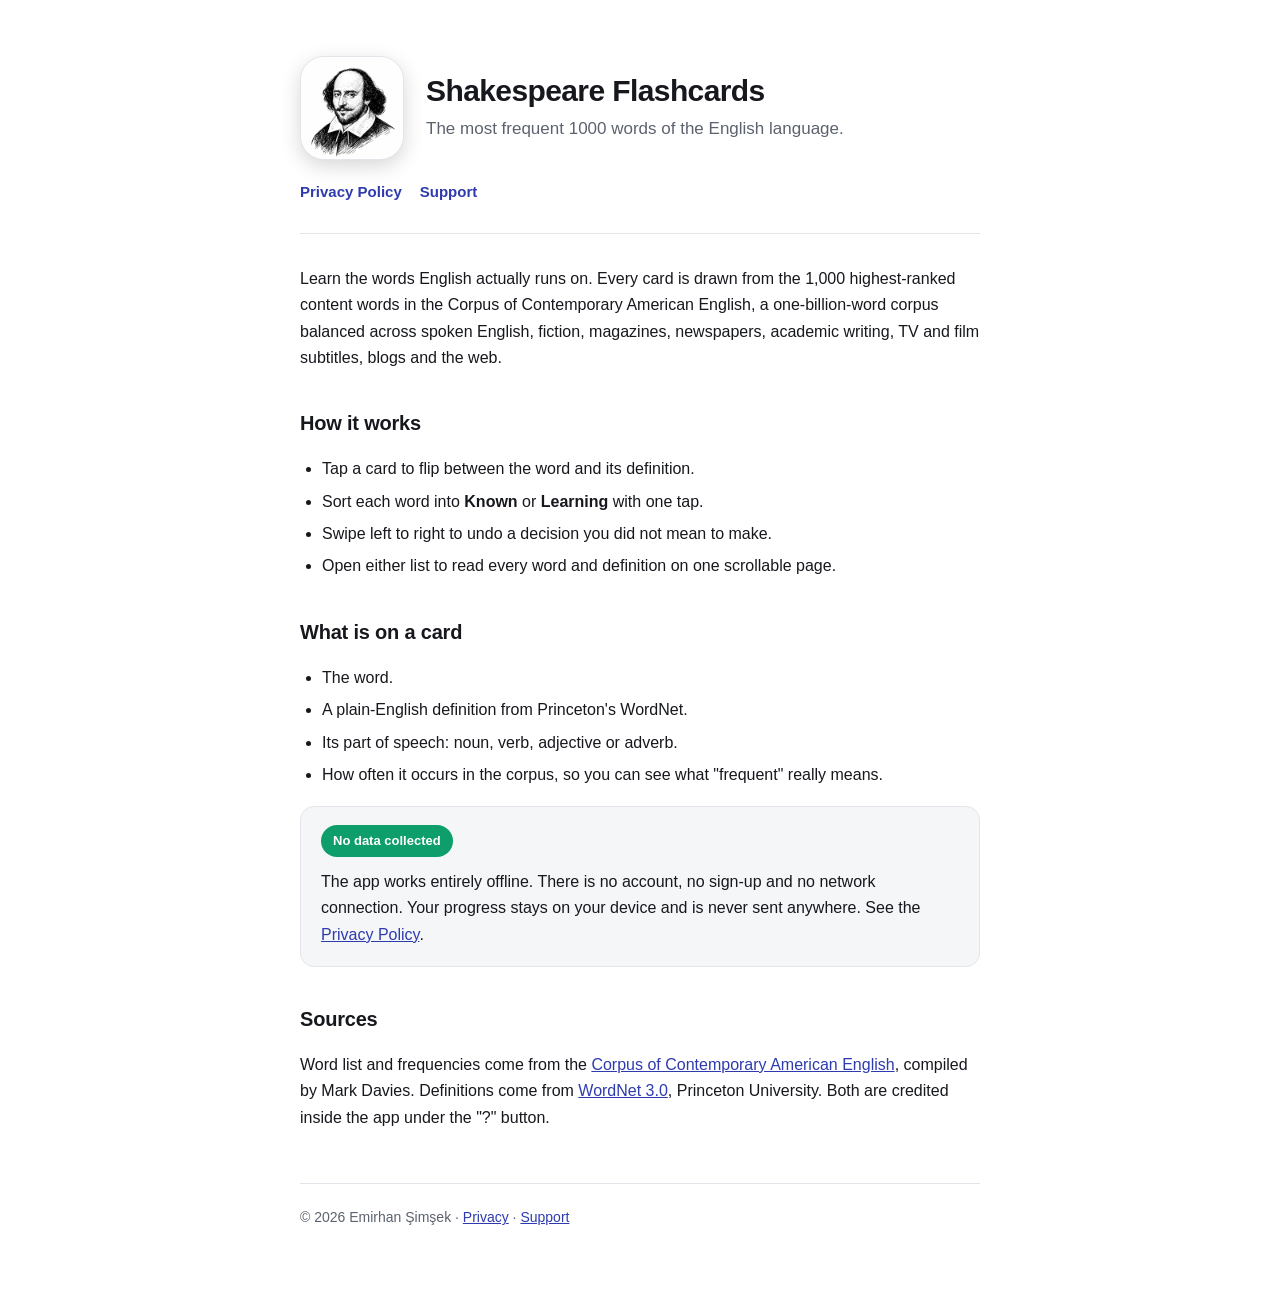
<file: index.html>
<!DOCTYPE html>
<html lang="en">
<head>
<meta charset="utf-8">
<meta name="viewport" content="width=device-width, initial-scale=1">
<title>Shakespeare Flashcards</title>
<meta name="description" content="Shakespeare Flashcards - the most frequent 1000 words of the English language.">
<link rel="icon" href="apple-touch-icon.png">
<link rel="apple-touch-icon" href="apple-touch-icon.png">
<link rel="stylesheet" href="style.css">
</head>
<body>
<div class="wrap">

<header>
  <div class="hero">
    <img class="app-icon" src="icon.png"
         alt="Shakespeare Flashcards app icon: an engraved portrait of William Shakespeare">
    <div class="hero-text">
      <h1>Shakespeare Flashcards</h1>
      <p class="tagline">The most frequent 1000 words of the English language.</p>
    </div>
  </div>
  <nav>
    <a href="privacy.html">Privacy Policy</a>
    <a href="support.html">Support</a>
  </nav>
</header>

<p>Learn the words English actually runs on. Every card is drawn from the 1,000
highest-ranked content words in the Corpus of Contemporary American English, a
one-billion-word corpus balanced across spoken English, fiction, magazines,
newspapers, academic writing, TV and film subtitles, blogs and the web.</p>

<h2>How it works</h2>
<ul>
  <li>Tap a card to flip between the word and its definition.</li>
  <li>Sort each word into <strong>Known</strong> or <strong>Learning</strong> with one tap.</li>
  <li>Swipe left to right to undo a decision you did not mean to make.</li>
  <li>Open either list to read every word and definition on one scrollable page.</li>
</ul>

<h2>What is on a card</h2>
<ul>
  <li>The word.</li>
  <li>A plain-English definition from Princeton's WordNet.</li>
  <li>Its part of speech: noun, verb, adjective or adverb.</li>
  <li>How often it occurs in the corpus, so you can see what "frequent" really means.</li>
</ul>

<div class="card">
  <span class="badge">No data collected</span>
  <p style="margin:0">The app works entirely offline. There is no account, no
  sign-up and no network connection. Your progress stays on your device and is
  never sent anywhere. See the <a href="privacy.html">Privacy Policy</a>.</p>
</div>

<h2>Sources</h2>
<p>Word list and frequencies come from the
<a href="https://www.wordfrequency.info">Corpus of Contemporary American English</a>,
compiled by Mark Davies. Definitions come from
<a href="https://wordnet.princeton.edu">WordNet 3.0</a>, Princeton University.
Both are credited inside the app under the "?" button.</p>

<footer>
  &copy; 2026 Emirhan &#350;im&#351;ek &middot;
  <a href="privacy.html">Privacy</a> &middot;
  <a href="support.html">Support</a>
</footer>

</div>
</body>
</html>
</file>
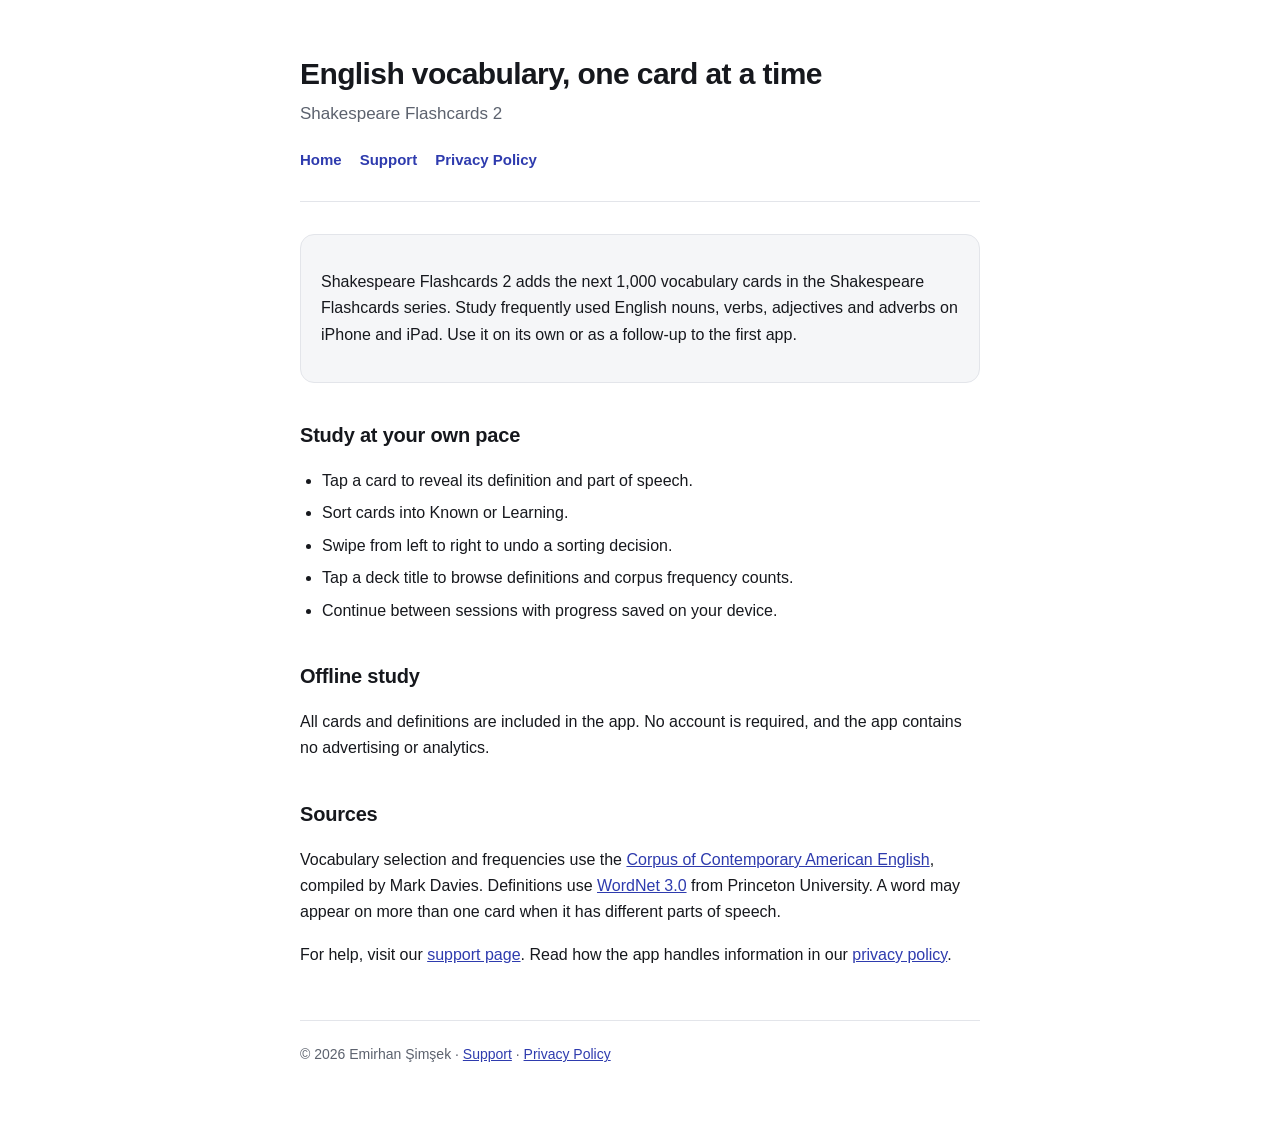
<file: flashcards2/index.html>
<!DOCTYPE html>
<html lang="en">
<head>
<meta charset="utf-8">
<meta name="viewport" content="width=device-width, initial-scale=1">
<title>English vocabulary, one card at a time - Shakespeare Flashcards 2</title>
<meta name="description" content="Study the next 1,000 English vocabulary cards with Shakespeare Flashcards 2. Study offline, reveal definitions, and organize words into Known and Learning.">
<link rel="icon" href="../apple-touch-icon.png">
<link rel="stylesheet" href="../style.css">
</head>
<body><main class="wrap">
<header><h1>English vocabulary, one card at a time</h1><p class="tagline">Shakespeare Flashcards 2</p>
<nav aria-label="Main navigation"><a href="index.html">Home</a><a href="support.html">Support</a><a href="privacy.html">Privacy Policy</a></nav></header>
<div class="card"><p>Shakespeare Flashcards 2 adds the next 1,000 vocabulary cards in the Shakespeare Flashcards series. Study frequently used English nouns, verbs, adjectives and adverbs on iPhone and iPad. Use it on its own or as a follow-up to the first app.</p></div>
<h2>Study at your own pace</h2><ul><li>Tap a card to reveal its definition and part of speech.</li><li>Sort cards into Known or Learning.</li><li>Swipe from left to right to undo a sorting decision.</li><li>Tap a deck title to browse definitions and corpus frequency counts.</li><li>Continue between sessions with progress saved on your device.</li></ul>
<h2>Offline study</h2><p>All cards and definitions are included in the app. No account is required, and the app contains no advertising or analytics.</p>
<h2>Sources</h2><p>Vocabulary selection and frequencies use the <a href="https://www.wordfrequency.info">Corpus of Contemporary American English</a>, compiled by Mark Davies. Definitions use <a href="https://wordnet.princeton.edu">WordNet 3.0</a> from Princeton University. A word may appear on more than one card when it has different parts of speech.</p>
<p>For help, visit our <a href="support.html">support page</a>. Read how the app handles information in our <a href="privacy.html">privacy policy</a>.</p>
<footer>&copy; 2026 Emirhan Şimşek &middot; <a href="support.html">Support</a> &middot; <a href="privacy.html">Privacy Policy</a></footer>
</main></body></html>
</file>
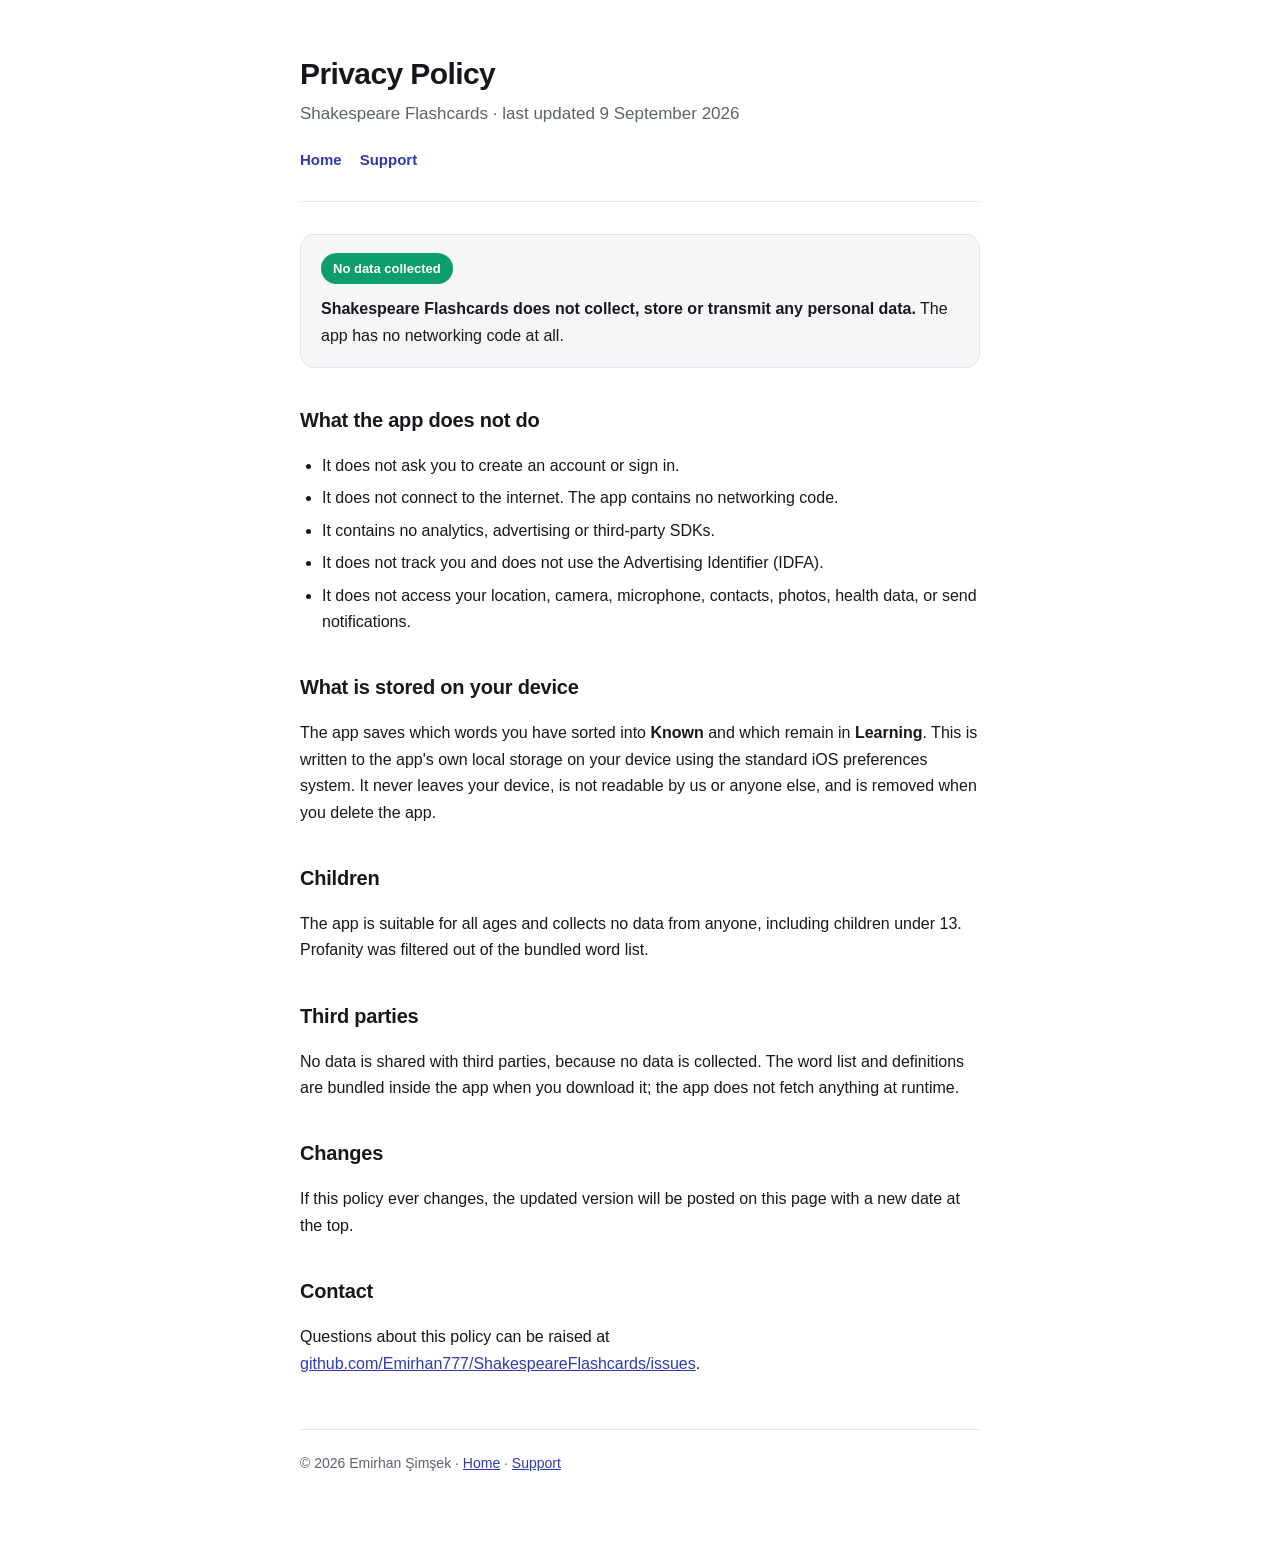
<file: privacy.html>
<!DOCTYPE html>
<html lang="en">
<head>
<meta charset="utf-8">
<meta name="viewport" content="width=device-width, initial-scale=1">
<title>Privacy Policy - Shakespeare Flashcards</title>
<meta name="description" content="Privacy policy for Shakespeare Flashcards. No data is collected.">
<link rel="icon" href="apple-touch-icon.png">
<link rel="stylesheet" href="style.css">
</head>
<body>
<div class="wrap">

<header>
  <h1>Privacy Policy</h1>
  <p class="tagline">Shakespeare Flashcards &middot; last updated 9 September 2026</p>
  <nav>
    <a href="index.html">Home</a>
    <a href="support.html">Support</a>
  </nav>
</header>

<div class="card">
  <span class="badge">No data collected</span>
  <p style="margin:0"><strong>Shakespeare Flashcards does not collect, store or
  transmit any personal data.</strong> The app has no networking code at all.</p>
</div>

<h2>What the app does not do</h2>
<ul>
  <li>It does not ask you to create an account or sign in.</li>
  <li>It does not connect to the internet. The app contains no networking code.</li>
  <li>It contains no analytics, advertising or third-party SDKs.</li>
  <li>It does not track you and does not use the Advertising Identifier (IDFA).</li>
  <li>It does not access your location, camera, microphone, contacts, photos,
      health data, or send notifications.</li>
</ul>

<h2>What is stored on your device</h2>
<p>The app saves which words you have sorted into <strong>Known</strong> and
which remain in <strong>Learning</strong>. This is written to the app's own
local storage on your device using the standard iOS preferences system. It
never leaves your device, is not readable by us or anyone else, and is removed
when you delete the app.</p>

<h2>Children</h2>
<p>The app is suitable for all ages and collects no data from anyone, including
children under 13. Profanity was filtered out of the bundled word list.</p>

<h2>Third parties</h2>
<p>No data is shared with third parties, because no data is collected. The word
list and definitions are bundled inside the app when you download it; the app
does not fetch anything at runtime.</p>

<h2>Changes</h2>
<p>If this policy ever changes, the updated version will be posted on this page
with a new date at the top.</p>

<h2>Contact</h2>
<p>Questions about this policy can be raised at
<a href="https://github.com/Emirhan777/ShakespeareFlashcards/issues">github.com/Emirhan777/ShakespeareFlashcards/issues</a>.</p>

<footer>
  &copy; 2026 Emirhan &#350;im&#351;ek &middot;
  <a href="index.html">Home</a> &middot;
  <a href="support.html">Support</a>
</footer>

</div>
</body>
</html>
</file>
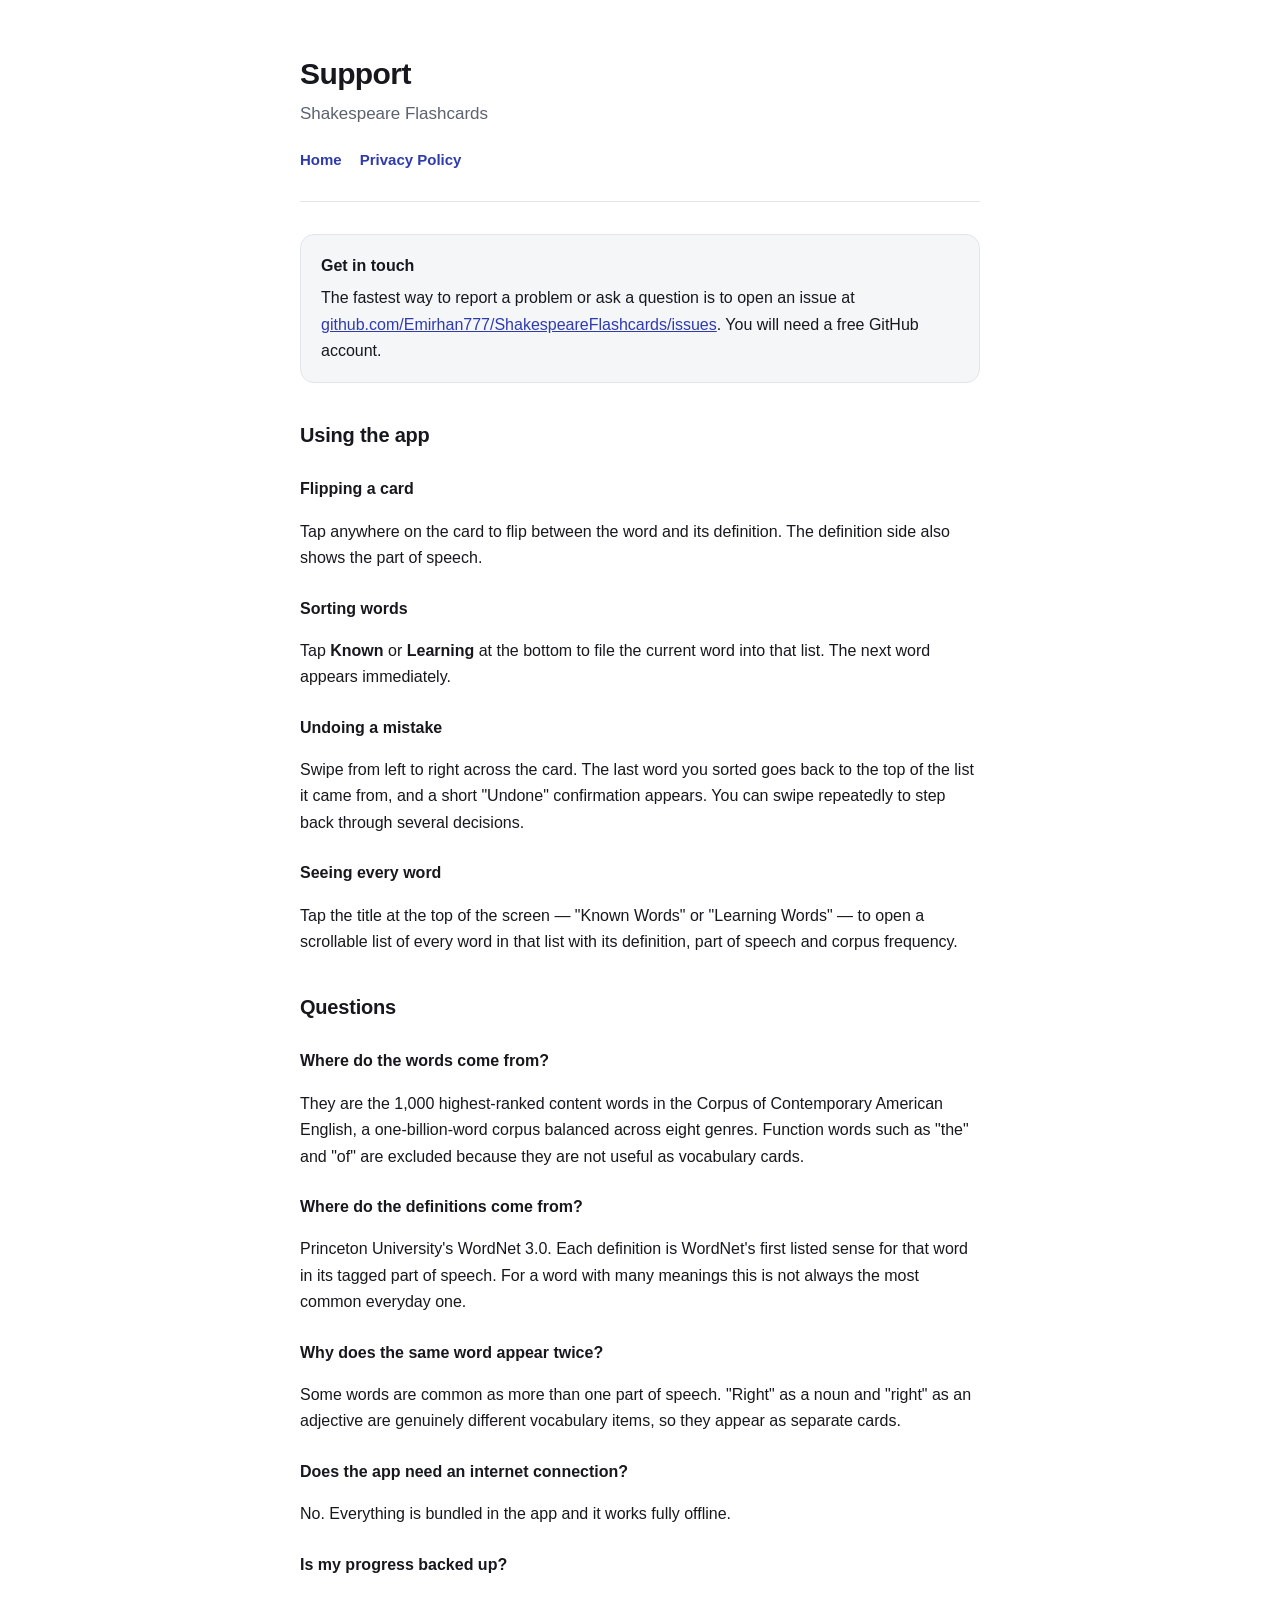
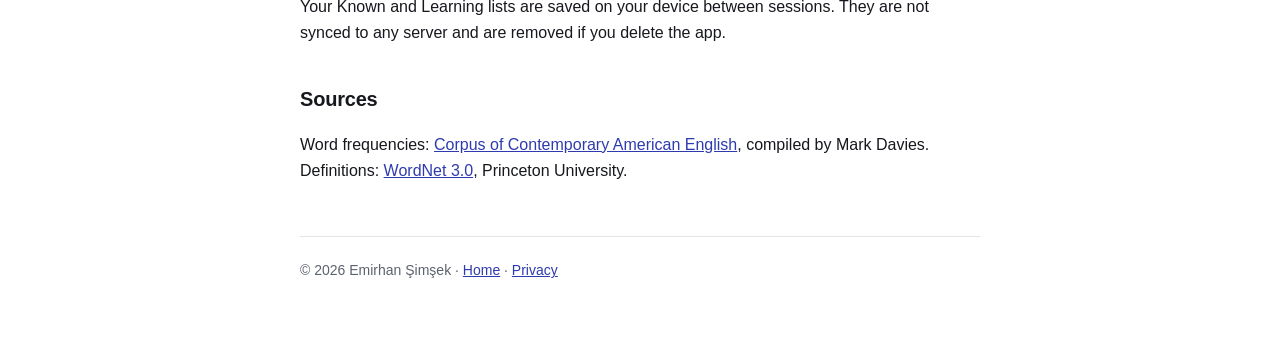
<file: support.html>
<!DOCTYPE html>
<html lang="en">
<head>
<meta charset="utf-8">
<meta name="viewport" content="width=device-width, initial-scale=1">
<title>Support - Shakespeare Flashcards</title>
<meta name="description" content="Support and help for Shakespeare Flashcards.">
<link rel="icon" href="apple-touch-icon.png">
<link rel="stylesheet" href="style.css">
</head>
<body>
<div class="wrap">

<header>
  <h1>Support</h1>
  <p class="tagline">Shakespeare Flashcards</p>
  <nav>
    <a href="index.html">Home</a>
    <a href="privacy.html">Privacy Policy</a>
  </nav>
</header>

<div class="card">
  <h3 style="margin-top:0">Get in touch</h3>
  <p style="margin:0">The fastest way to report a problem or ask a question is
  to open an issue at
  <a href="https://github.com/Emirhan777/ShakespeareFlashcards/issues">github.com/Emirhan777/ShakespeareFlashcards/issues</a>.
  You will need a free GitHub account.</p>
</div>

<h2>Using the app</h2>

<h3>Flipping a card</h3>
<p>Tap anywhere on the card to flip between the word and its definition. The
definition side also shows the part of speech.</p>

<h3>Sorting words</h3>
<p>Tap <strong>Known</strong> or <strong>Learning</strong> at the bottom to file
the current word into that list. The next word appears immediately.</p>

<h3>Undoing a mistake</h3>
<p>Swipe from left to right across the card. The last word you sorted goes back
to the top of the list it came from, and a short "Undone" confirmation appears.
You can swipe repeatedly to step back through several decisions.</p>

<h3>Seeing every word</h3>
<p>Tap the title at the top of the screen &mdash; "Known Words" or "Learning
Words" &mdash; to open a scrollable list of every word in that list with its
definition, part of speech and corpus frequency.</p>

<h2>Questions</h2>

<h3>Where do the words come from?</h3>
<p>They are the 1,000 highest-ranked content words in the Corpus of Contemporary
American English, a one-billion-word corpus balanced across eight genres.
Function words such as "the" and "of" are excluded because they are not useful
as vocabulary cards.</p>

<h3>Where do the definitions come from?</h3>
<p>Princeton University's WordNet 3.0. Each definition is WordNet's first listed
sense for that word in its tagged part of speech. For a word with many meanings
this is not always the most common everyday one.</p>

<h3>Why does the same word appear twice?</h3>
<p>Some words are common as more than one part of speech. "Right" as a noun and
"right" as an adjective are genuinely different vocabulary items, so they appear
as separate cards.</p>

<h3>Does the app need an internet connection?</h3>
<p>No. Everything is bundled in the app and it works fully offline.</p>

<h3>Is my progress backed up?</h3>
<p>Your Known and Learning lists are saved on your device between sessions. They
are not synced to any server and are removed if you delete the app.</p>

<h2>Sources</h2>
<p>Word frequencies:
<a href="https://www.wordfrequency.info">Corpus of Contemporary American English</a>,
compiled by Mark Davies.<br>
Definitions: <a href="https://wordnet.princeton.edu">WordNet 3.0</a>,
Princeton University.</p>

<footer>
  &copy; 2026 Emirhan &#350;im&#351;ek &middot;
  <a href="index.html">Home</a> &middot;
  <a href="privacy.html">Privacy</a>
</footer>

</div>
</body>
</html>
</file>
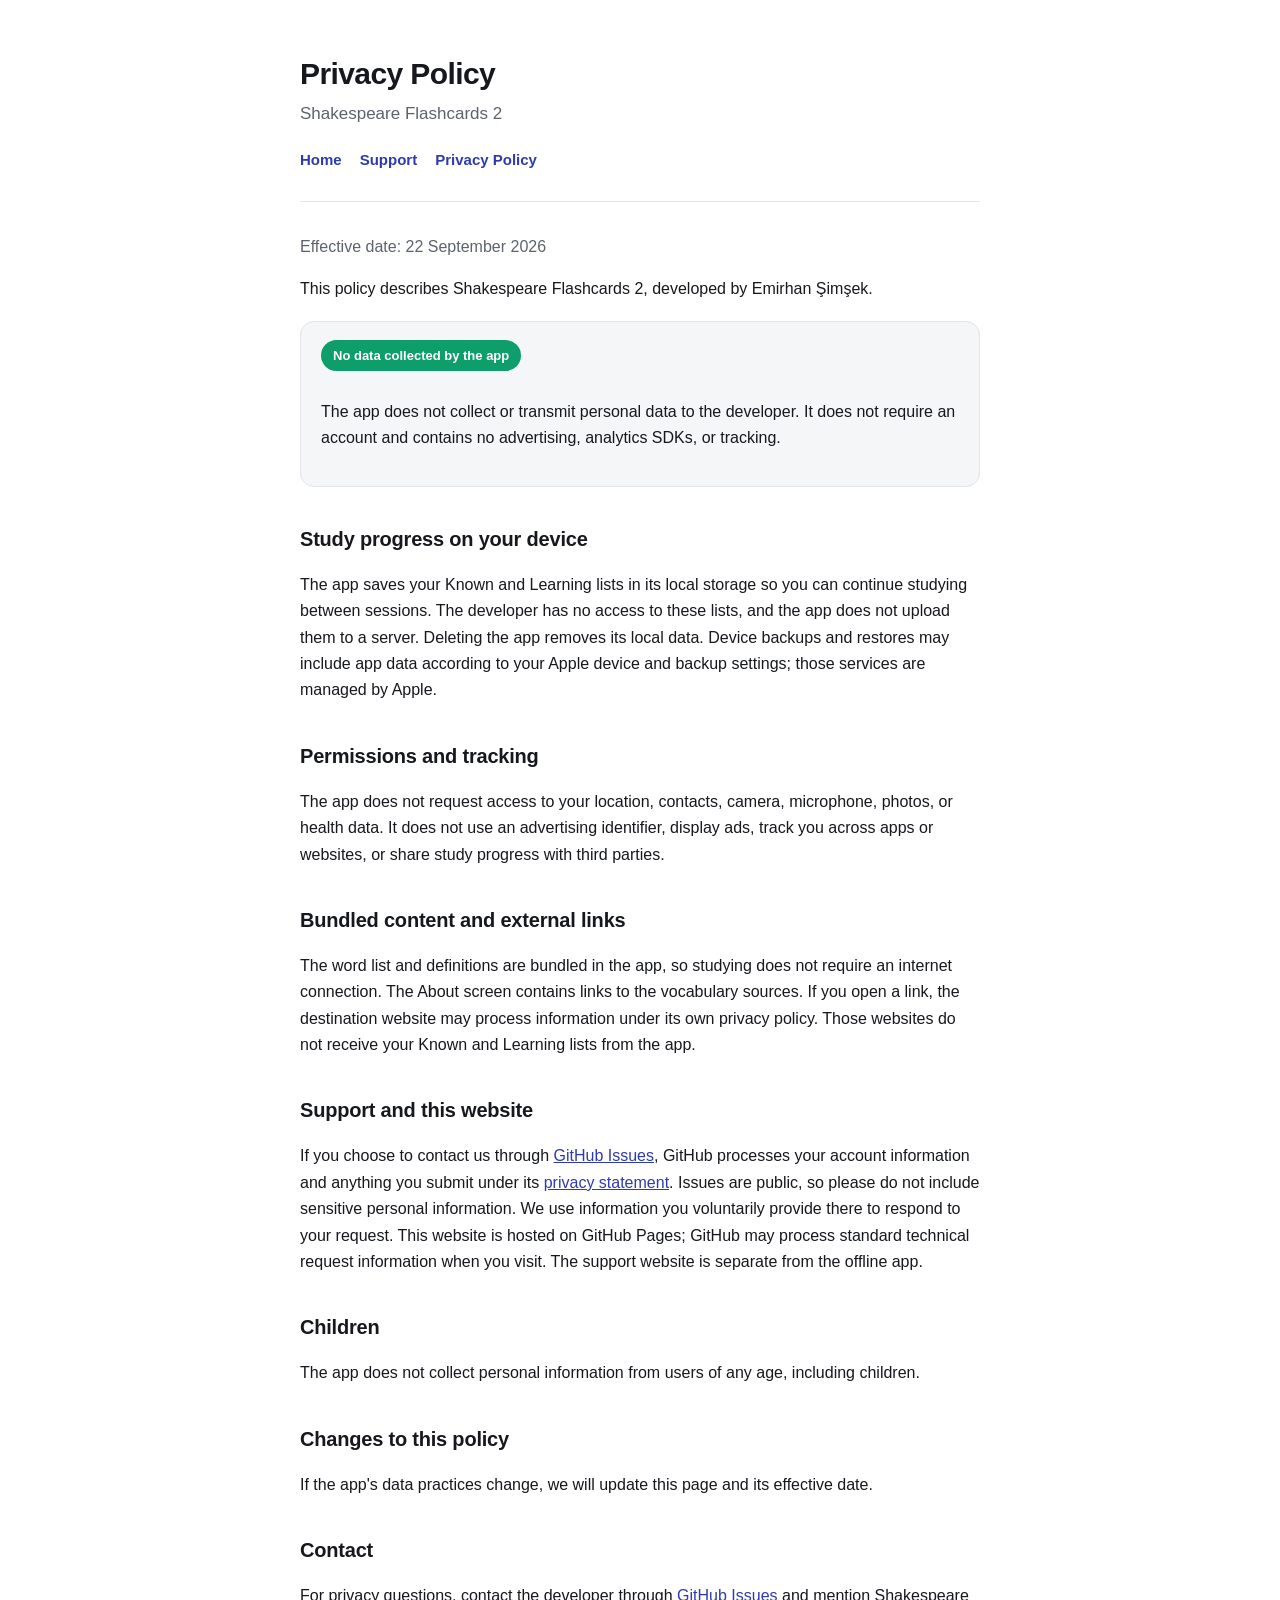
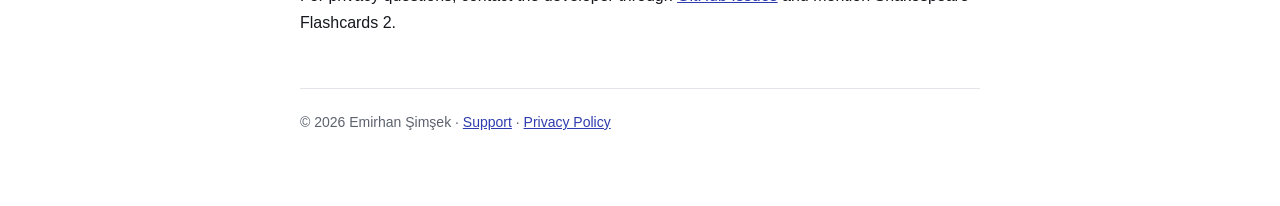
<file: flashcards2/privacy.html>
<!DOCTYPE html>
<html lang="en">
<head>
<meta charset="utf-8">
<meta name="viewport" content="width=device-width, initial-scale=1">
<title>Privacy Policy - Shakespeare Flashcards 2</title>
<meta name="description" content="Privacy policy for Shakespeare Flashcards 2: no personal data is collected by the app; study progress is saved locally.">
<link rel="icon" href="../apple-touch-icon.png">
<link rel="stylesheet" href="../style.css">
</head>
<body><main class="wrap">
<header><h1>Privacy Policy</h1><p class="tagline">Shakespeare Flashcards 2</p>
<nav aria-label="Main navigation"><a href="index.html">Home</a><a href="support.html">Support</a><a href="privacy.html">Privacy Policy</a></nav></header>
<p class="muted">Effective date: 22 September 2026</p>
<p>This policy describes Shakespeare Flashcards 2, developed by Emirhan Şimşek.</p>
<div class="card"><span class="badge">No data collected by the app</span><p>The app does not collect or transmit personal data to the developer. It does not require an account and contains no advertising, analytics SDKs, or tracking.</p></div>
<h2>Study progress on your device</h2><p>The app saves your Known and Learning lists in its local storage so you can continue studying between sessions. The developer has no access to these lists, and the app does not upload them to a server. Deleting the app removes its local data. Device backups and restores may include app data according to your Apple device and backup settings; those services are managed by Apple.</p>
<h2>Permissions and tracking</h2><p>The app does not request access to your location, contacts, camera, microphone, photos, or health data. It does not use an advertising identifier, display ads, track you across apps or websites, or share study progress with third parties.</p>
<h2>Bundled content and external links</h2><p>The word list and definitions are bundled in the app, so studying does not require an internet connection. The About screen contains links to the vocabulary sources. If you open a link, the destination website may process information under its own privacy policy. Those websites do not receive your Known and Learning lists from the app.</p>
<h2>Support and this website</h2><p>If you choose to contact us through <a href="https://github.com/Emirhan777/ShakespeareFlashcards/issues">GitHub Issues</a>, GitHub processes your account information and anything you submit under its <a href="https://docs.github.com/en/site-policy/privacy-policies/github-general-privacy-statement">privacy statement</a>. Issues are public, so please do not include sensitive personal information. We use information you voluntarily provide there to respond to your request. This website is hosted on GitHub Pages; GitHub may process standard technical request information when you visit. The support website is separate from the offline app.</p>
<h2>Children</h2><p>The app does not collect personal information from users of any age, including children.</p>
<h2>Changes to this policy</h2><p>If the app's data practices change, we will update this page and its effective date.</p>
<h2>Contact</h2><p>For privacy questions, contact the developer through <a href="https://github.com/Emirhan777/ShakespeareFlashcards/issues">GitHub Issues</a> and mention Shakespeare Flashcards 2.</p>
<footer>&copy; 2026 Emirhan Şimşek &middot; <a href="support.html">Support</a> &middot; <a href="privacy.html">Privacy Policy</a></footer>
</main></body></html>
</file>
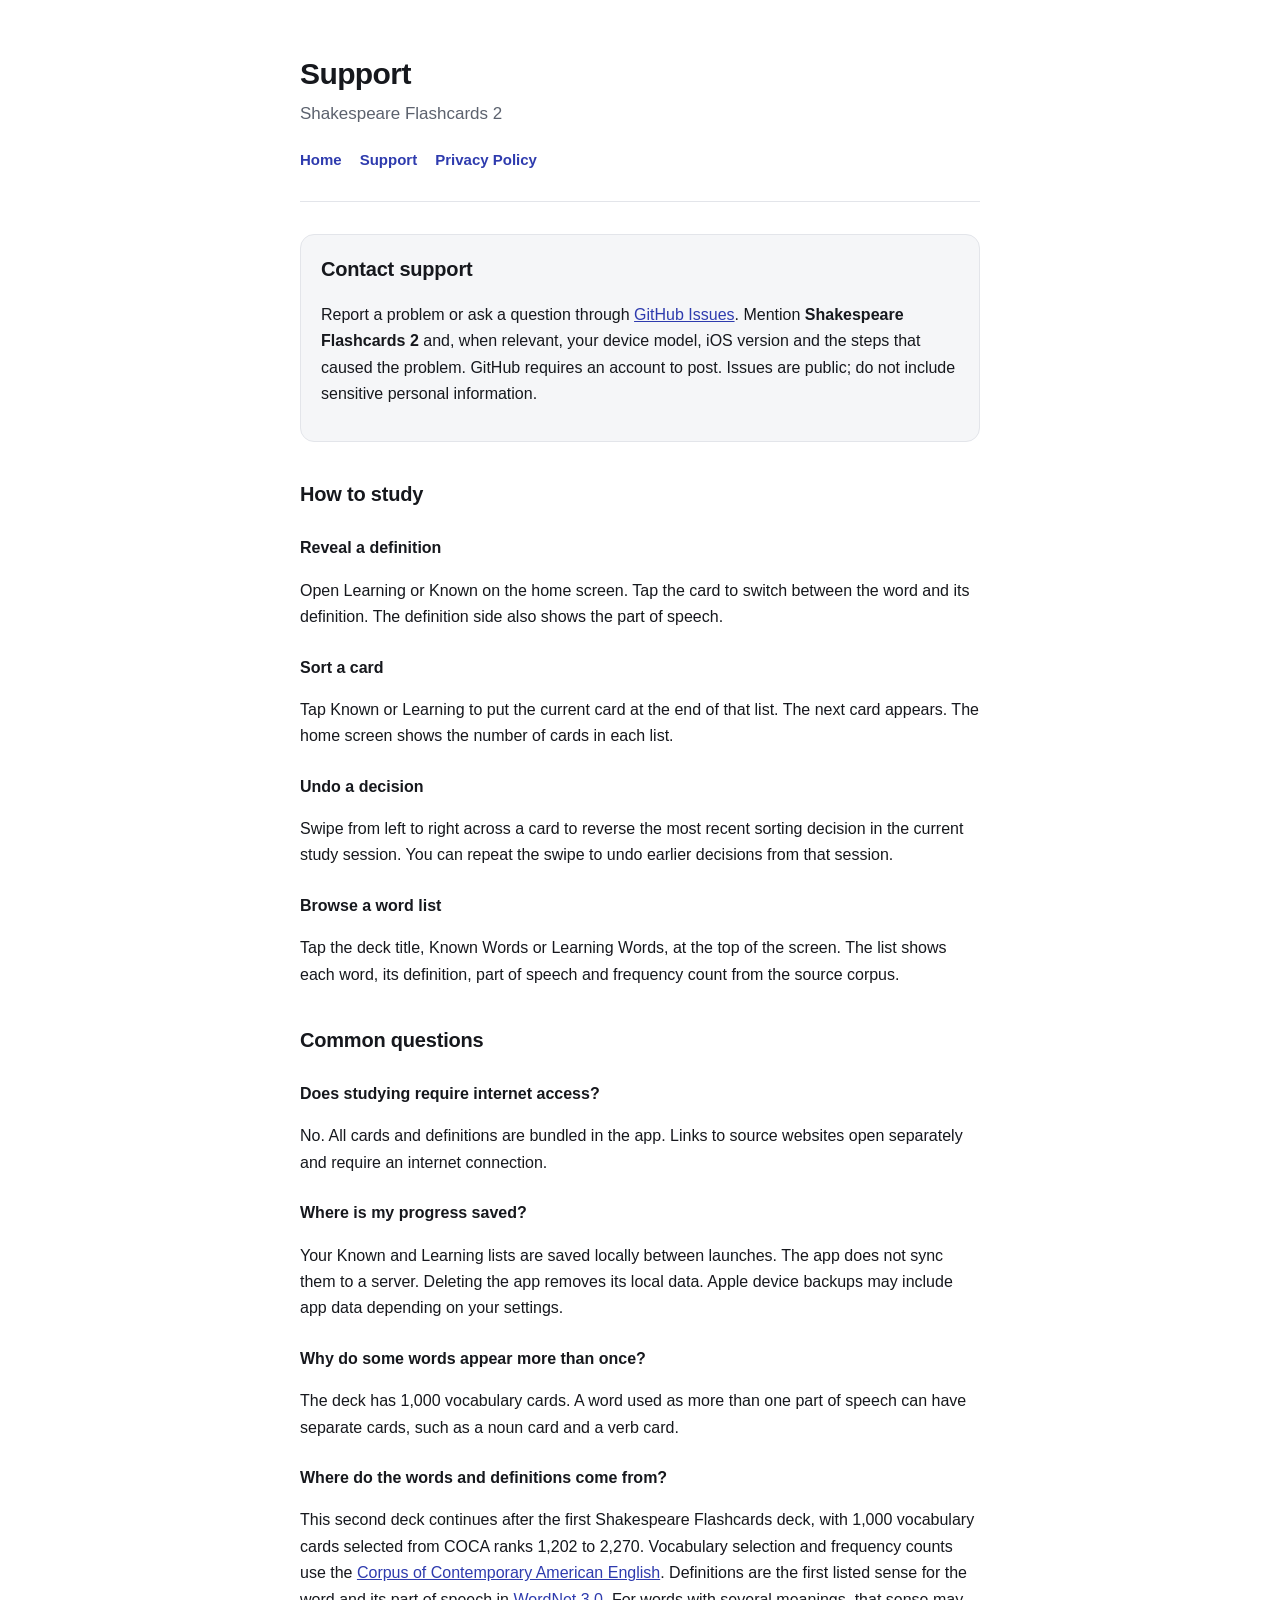
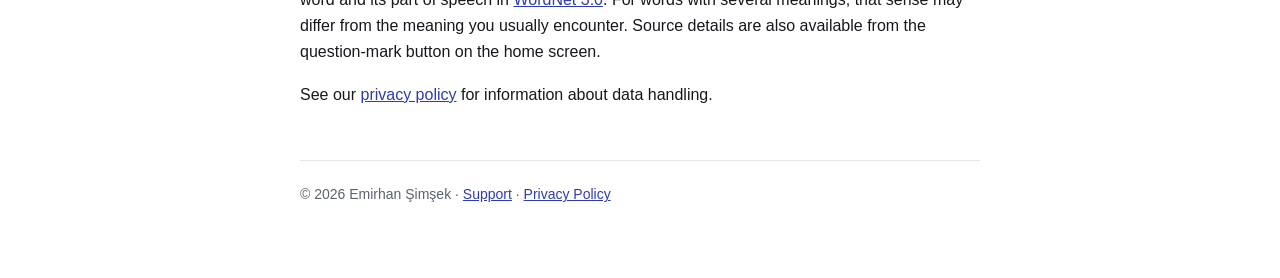
<file: flashcards2/support.html>
<!DOCTYPE html>
<html lang="en">
<head>
<meta charset="utf-8">
<meta name="viewport" content="width=device-width, initial-scale=1">
<title>Support - Shakespeare Flashcards 2</title>
<meta name="description" content="Help and support for Shakespeare Flashcards 2, including flashcards, undo, word lists, offline study, and local progress.">
<link rel="icon" href="../apple-touch-icon.png">
<link rel="stylesheet" href="../style.css">
</head>
<body><main class="wrap">
<header><h1>Support</h1><p class="tagline">Shakespeare Flashcards 2</p>
<nav aria-label="Main navigation"><a href="index.html">Home</a><a href="support.html">Support</a><a href="privacy.html">Privacy Policy</a></nav></header>
<div class="card"><h2 style="margin-top:0">Contact support</h2><p>Report a problem or ask a question through <a href="https://github.com/Emirhan777/ShakespeareFlashcards/issues">GitHub Issues</a>. Mention <strong>Shakespeare Flashcards 2</strong> and, when relevant, your device model, iOS version and the steps that caused the problem. GitHub requires an account to post. Issues are public; do not include sensitive personal information.</p></div>
<h2>How to study</h2><h3>Reveal a definition</h3><p>Open Learning or Known on the home screen. Tap the card to switch between the word and its definition. The definition side also shows the part of speech.</p>
<h3>Sort a card</h3><p>Tap Known or Learning to put the current card at the end of that list. The next card appears. The home screen shows the number of cards in each list.</p>
<h3>Undo a decision</h3><p>Swipe from left to right across a card to reverse the most recent sorting decision in the current study session. You can repeat the swipe to undo earlier decisions from that session.</p>
<h3>Browse a word list</h3><p>Tap the deck title, Known Words or Learning Words, at the top of the screen. The list shows each word, its definition, part of speech and frequency count from the source corpus.</p>
<h2>Common questions</h2><h3>Does studying require internet access?</h3><p>No. All cards and definitions are bundled in the app. Links to source websites open separately and require an internet connection.</p>
<h3>Where is my progress saved?</h3><p>Your Known and Learning lists are saved locally between launches. The app does not sync them to a server. Deleting the app removes its local data. Apple device backups may include app data depending on your settings.</p>
<h3>Why do some words appear more than once?</h3><p>The deck has 1,000 vocabulary cards. A word used as more than one part of speech can have separate cards, such as a noun card and a verb card.</p>
<h3>Where do the words and definitions come from?</h3><p>This second deck continues after the first Shakespeare Flashcards deck, with 1,000 vocabulary cards selected from COCA ranks 1,202 to 2,270. Vocabulary selection and frequency counts use the <a href="https://www.wordfrequency.info">Corpus of Contemporary American English</a>. Definitions are the first listed sense for the word and its part of speech in <a href="https://wordnet.princeton.edu">WordNet 3.0</a>. For words with several meanings, that sense may differ from the meaning you usually encounter. Source details are also available from the question-mark button on the home screen.</p>
<p>See our <a href="privacy.html">privacy policy</a> for information about data handling.</p>
<footer>&copy; 2026 Emirhan Şimşek &middot; <a href="support.html">Support</a> &middot; <a href="privacy.html">Privacy Policy</a></footer>
</main></body></html>
</file>
<file: style.css>
:root {
  --bg: #ffffff;
  --surface: #f5f6f8;
  --text: #16181d;
  --muted: #5c626e;
  --border: #e3e5ea;
  --accent: #2e3bae;
  --known: #0d9e6b;
}

@media (prefers-color-scheme: dark) {
  :root {
    --bg: #101216;
    --surface: #191c22;
    --text: #eceef2;
    --muted: #9aa1ae;
    --border: #272b33;
    --accent: #8b95f0;
    --known: #35c48e;
  }
}

* { box-sizing: border-box; }

body {
  margin: 0;
  padding: 0 20px 72px;
  background: var(--bg);
  color: var(--text);
  font: 16px/1.65 -apple-system, BlinkMacSystemFont, "Segoe UI", Roboto, Helvetica, Arial, sans-serif;
  -webkit-text-size-adjust: 100%;
}

.wrap { max-width: 680px; margin: 0 auto; }

header {
  padding: 56px 0 28px;
  border-bottom: 1px solid var(--border);
  margin-bottom: 32px;
}

h1 { font-size: 30px; line-height: 1.2; margin: 0 0 8px; letter-spacing: -0.02em; }
h2 { font-size: 20px; margin: 36px 0 10px; letter-spacing: -0.01em; }
h3 { font-size: 16px; margin: 24px 0 6px; }

.tagline { color: var(--muted); margin: 0; font-size: 17px; }

nav { margin-top: 20px; display: flex; gap: 18px; flex-wrap: wrap; }
nav a { color: var(--accent); text-decoration: none; font-weight: 600; font-size: 15px; }
nav a:hover { text-decoration: underline; }

a { color: var(--accent); }

.card {
  background: var(--surface);
  border: 1px solid var(--border);
  border-radius: 14px;
  padding: 18px 20px;
  margin: 18px 0;
}

.badge {
  display: inline-block;
  background: var(--known);
  color: #fff;
  font-size: 13px;
  font-weight: 700;
  padding: 5px 12px;
  border-radius: 999px;
  margin-bottom: 12px;
}

ul { padding-left: 22px; }
li { margin: 6px 0; }

.muted { color: var(--muted); }
.small { font-size: 14px; }

footer {
  margin-top: 52px;
  padding-top: 22px;
  border-top: 1px solid var(--border);
  color: var(--muted);
  font-size: 14px;
}

code {
  background: var(--surface);
  border: 1px solid var(--border);
  border-radius: 5px;
  padding: 1px 6px;
  font-size: 14px;
}

/* App icon in the page header */
.hero {
  display: flex;
  align-items: center;
  gap: 22px;
  flex-wrap: wrap;
}

.app-icon {
  width: 104px;
  height: 104px;
  flex: 0 0 auto;
  border-radius: 23%;
  background: #fff;                 /* engraving is black on white */
  border: 1px solid var(--border);
  box-shadow: 0 6px 20px rgba(0, 0, 0, .16);
  object-fit: cover;
}

.hero-text { min-width: 0; }
.hero-text h1 { margin-bottom: 6px; }

@media (max-width: 460px) {
  .app-icon { width: 84px; height: 84px; }
  h1 { font-size: 26px; }
}
</file>
